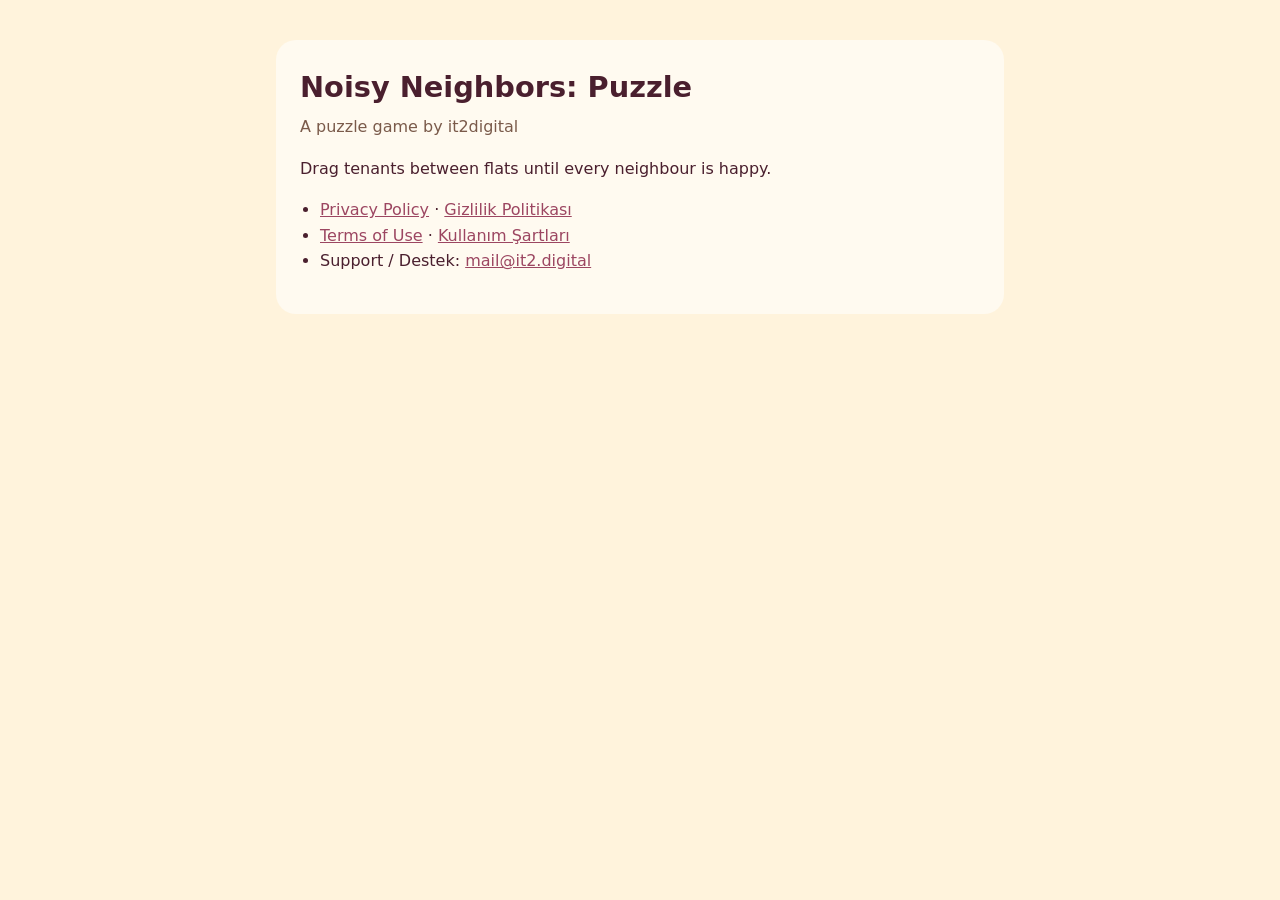
<file: index.html>
<!doctype html>
<html lang="en">
<head>
<meta charset="utf-8">
<meta name="viewport" content="width=device-width, initial-scale=1">
<title>Noisy Neighbors: Puzzle</title>
<link rel="stylesheet" href="style.css">
</head>
<body>
<main>
<article>
<h1>Noisy Neighbors: Puzzle</h1>
<p class="meta">A puzzle game by it2digital</p>
<p>Drag tenants between flats until every neighbour is happy.</p>
<ul>
<li><a href="privacy.html">Privacy Policy</a> · <a href="privacy.html#tr">Gizlilik Politikası</a></li>
<li><a href="terms.html">Terms of Use</a> · <a href="terms.html#tr">Kullanım Şartları</a></li>
<li>Support / Destek: <a href="mailto:mail@it2.digital">mail@it2.digital</a></li>
</ul>
</article>
</main>
</body>
</html>
</file>
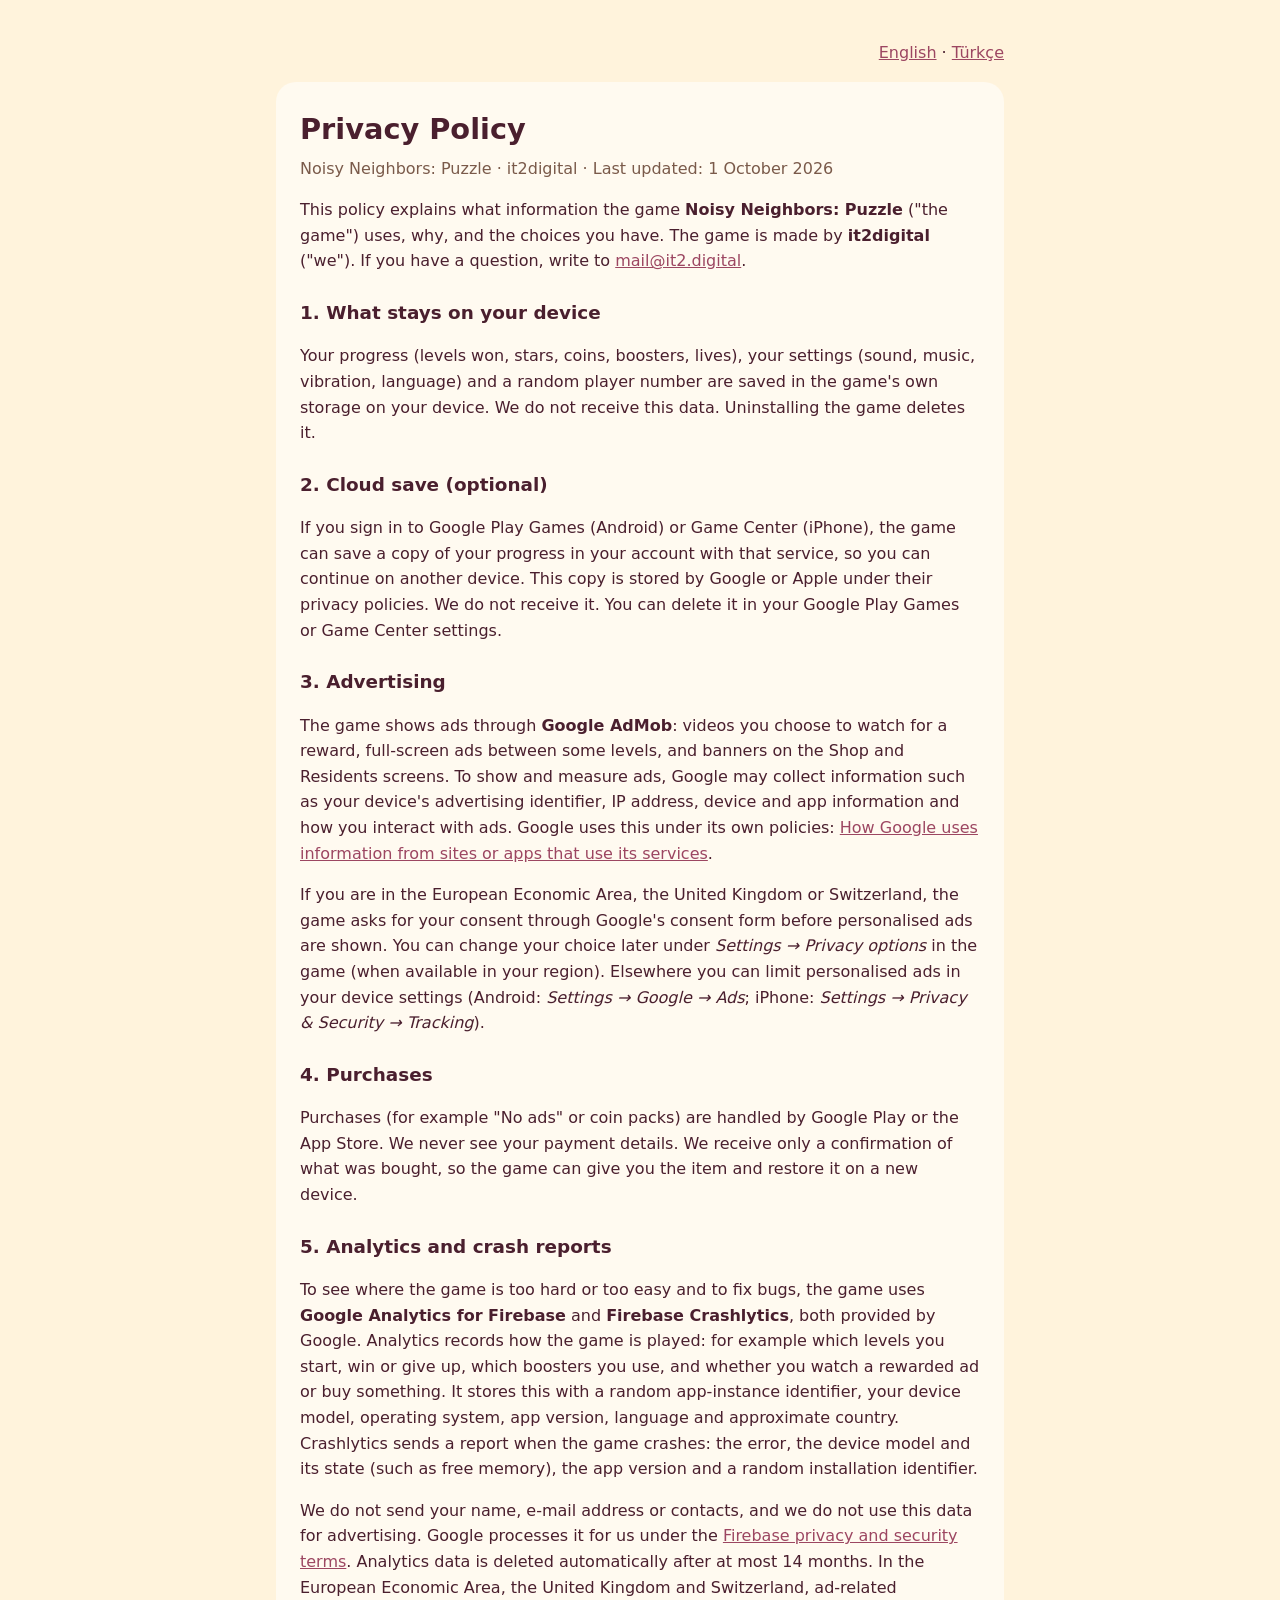
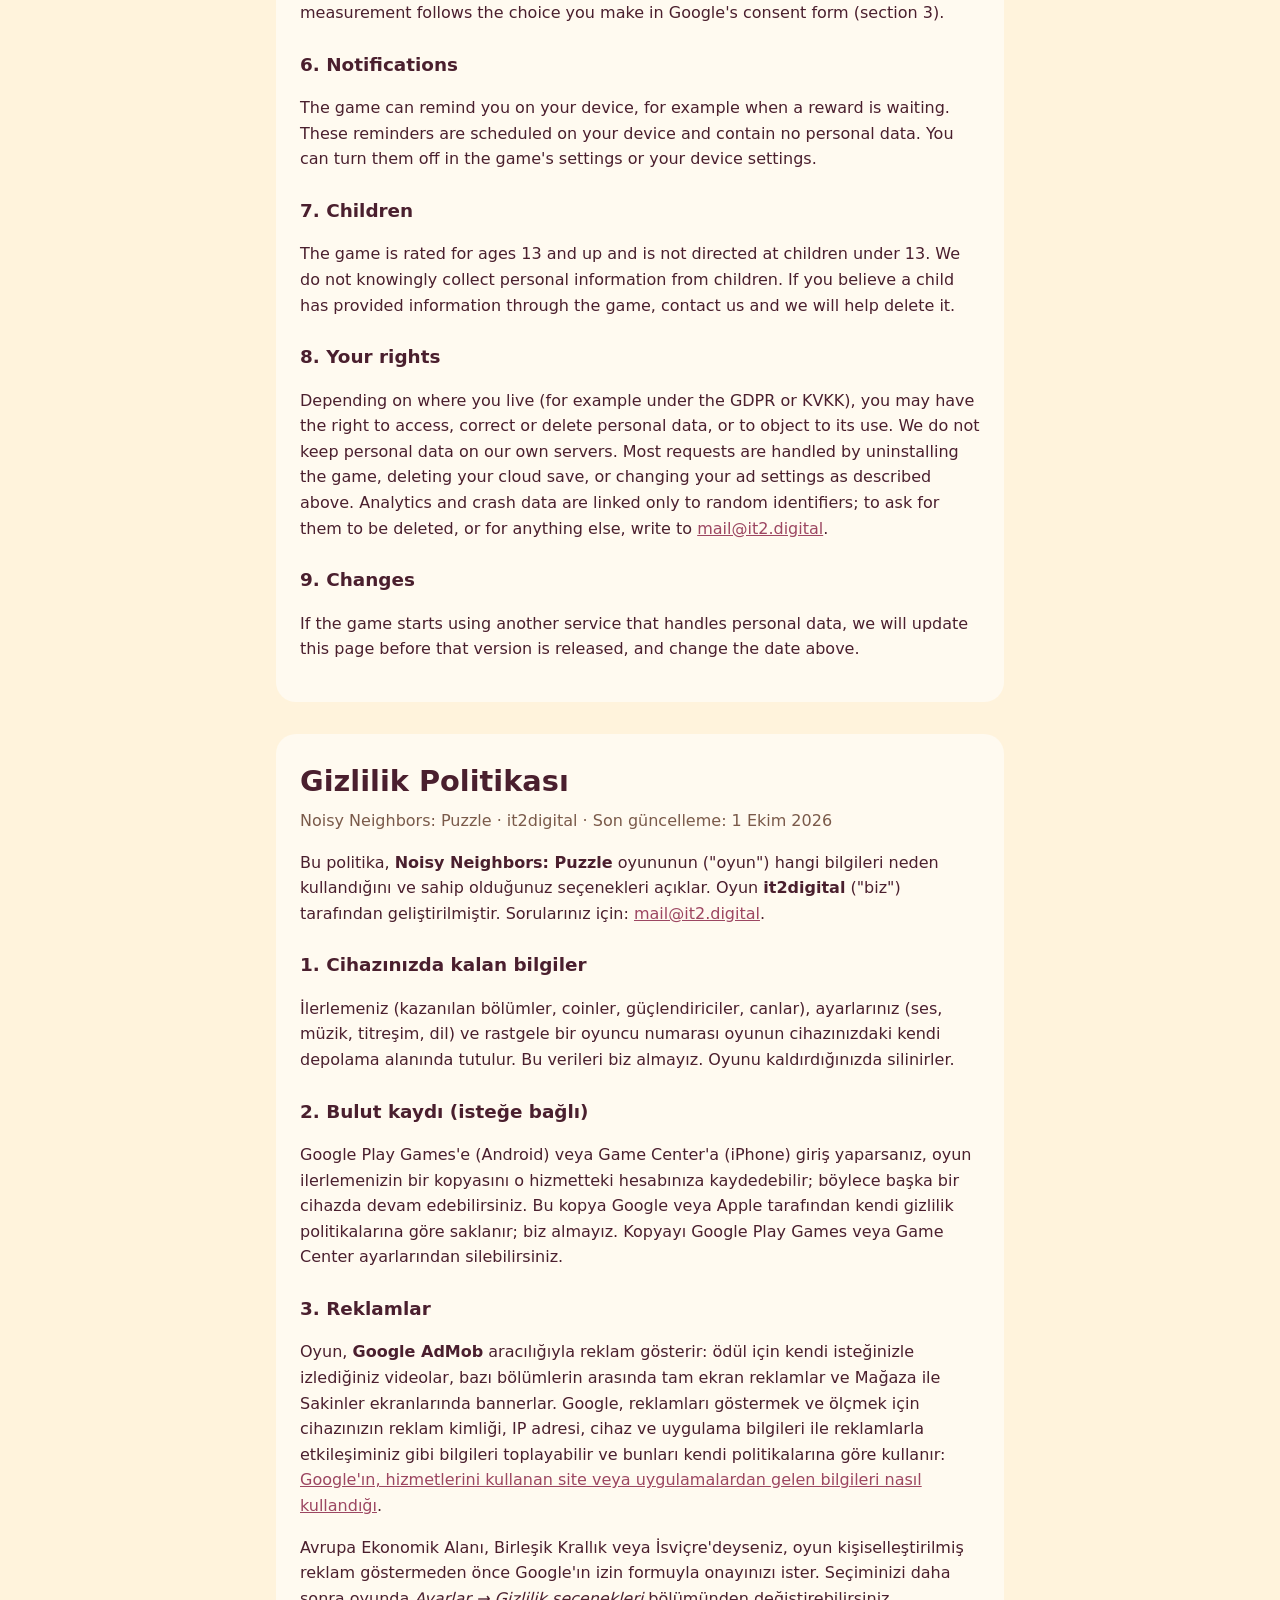
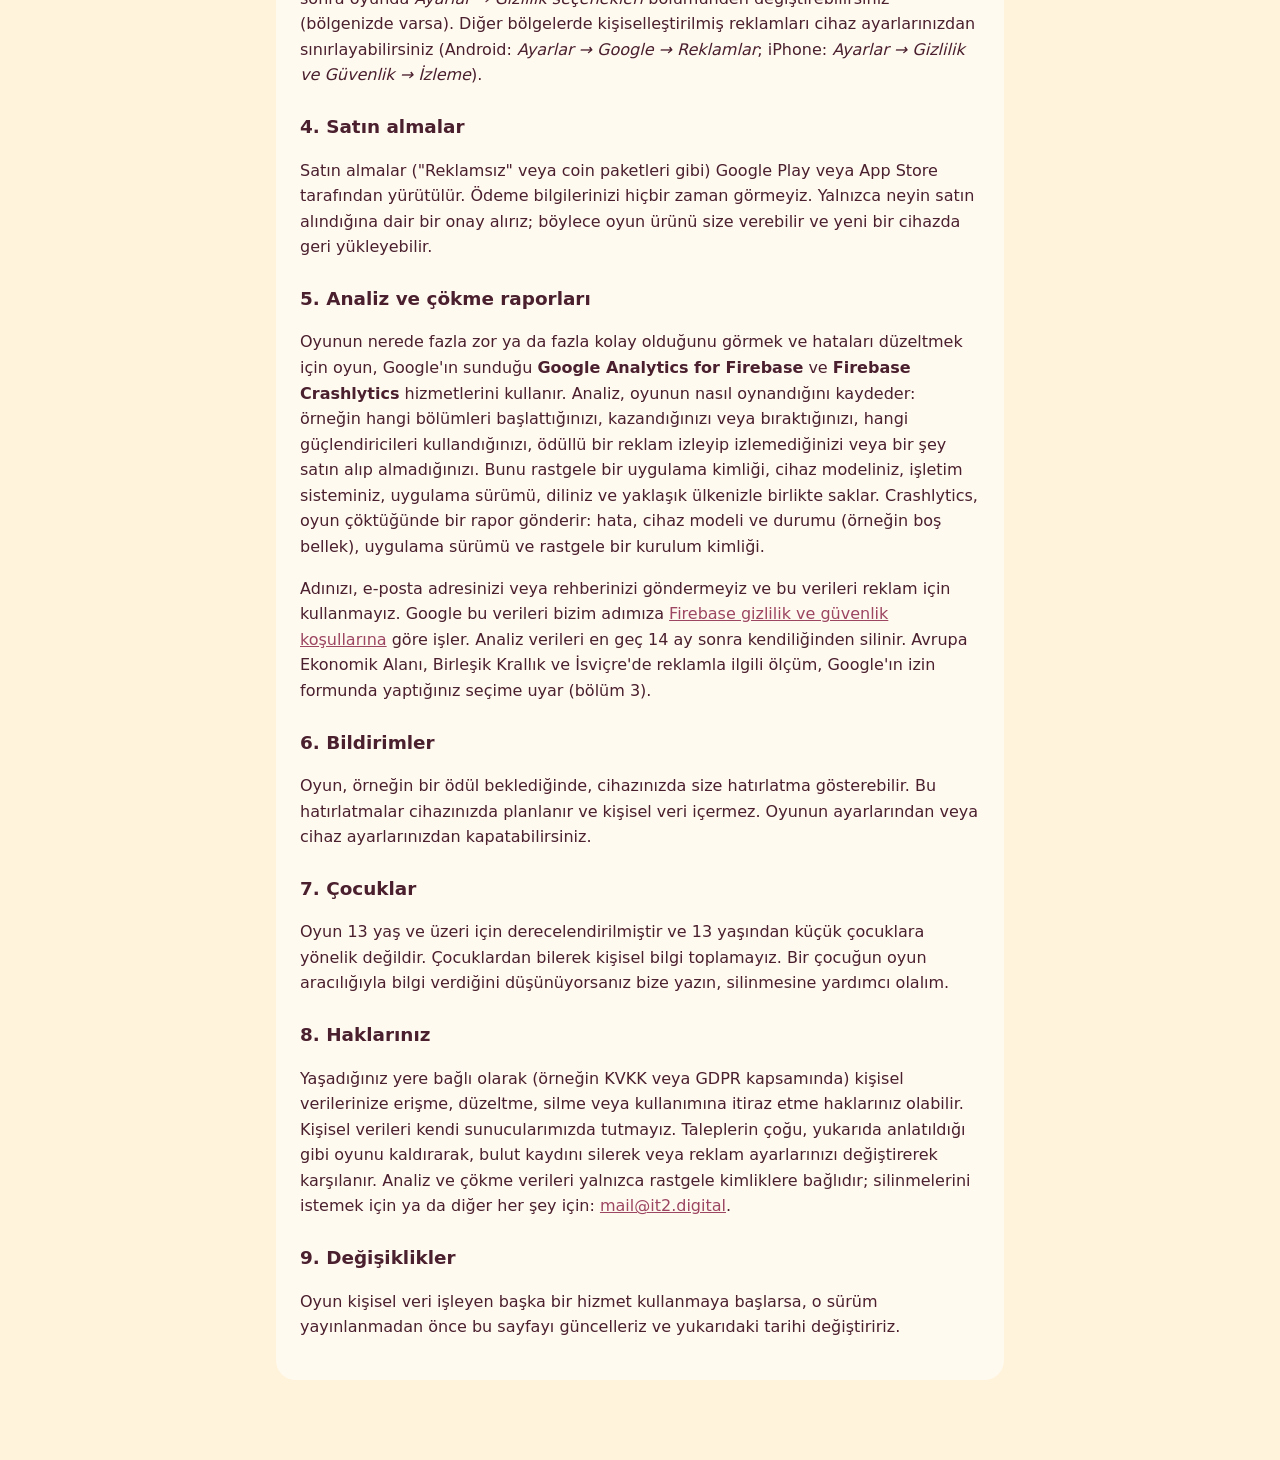
<file: privacy.html>
<!doctype html>
<html lang="en">
<head>
<meta charset="utf-8">
<meta name="viewport" content="width=device-width, initial-scale=1">
<title>Noisy Neighbors: Privacy Policy</title>
<link rel="stylesheet" href="style.css">
</head>
<body>
<main>
<p class="lang"><a href="#en">English</a> · <a href="#tr">Türkçe</a></p>

<article id="en">
<h1>Privacy Policy</h1>
<p class="meta">Noisy Neighbors: Puzzle · it2digital · Last updated: 1 October 2026</p>

<p>This policy explains what information the game <strong>Noisy Neighbors: Puzzle</strong> ("the game") uses, why, and the choices you have. The game is made by <strong>it2digital</strong> ("we"). If you have a question, write to <a href="mailto:mail@it2.digital">mail@it2.digital</a>.</p>

<h2>1. What stays on your device</h2>
<p>Your progress (levels won, stars, coins, boosters, lives), your settings (sound, music, vibration, language) and a random player number are saved in the game's own storage on your device. We do not receive this data. Uninstalling the game deletes it.</p>

<h2>2. Cloud save (optional)</h2>
<p>If you sign in to Google Play Games (Android) or Game Center (iPhone), the game can save a copy of your progress in your account with that service, so you can continue on another device. This copy is stored by Google or Apple under their privacy policies. We do not receive it. You can delete it in your Google Play Games or Game Center settings.</p>

<h2>3. Advertising</h2>
<p>The game shows ads through <strong>Google AdMob</strong>: videos you choose to watch for a reward, full-screen ads between some levels, and banners on the Shop and Residents screens. To show and measure ads, Google may collect information such as your device's advertising identifier, IP address, device and app information and how you interact with ads. Google uses this under its own policies: <a href="https://policies.google.com/technologies/ads">How Google uses information from sites or apps that use its services</a>.</p>
<p>If you are in the European Economic Area, the United Kingdom or Switzerland, the game asks for your consent through Google's consent form before personalised ads are shown. You can change your choice later under <em>Settings → Privacy options</em> in the game (when available in your region). Elsewhere you can limit personalised ads in your device settings (Android: <em>Settings → Google → Ads</em>; iPhone: <em>Settings → Privacy &amp; Security → Tracking</em>).</p>

<h2>4. Purchases</h2>
<p>Purchases (for example "No ads" or coin packs) are handled by Google Play or the App Store. We never see your payment details. We receive only a confirmation of what was bought, so the game can give you the item and restore it on a new device.</p>

<h2>5. Analytics and crash reports</h2>
<p>To see where the game is too hard or too easy and to fix bugs, the game uses <strong>Google Analytics for Firebase</strong> and <strong>Firebase Crashlytics</strong>, both provided by Google. Analytics records how the game is played: for example which levels you start, win or give up, which boosters you use, and whether you watch a rewarded ad or buy something. It stores this with a random app-instance identifier, your device model, operating system, app version, language and approximate country. Crashlytics sends a report when the game crashes: the error, the device model and its state (such as free memory), the app version and a random installation identifier.</p>
<p>We do not send your name, e-mail address or contacts, and we do not use this data for advertising. Google processes it for us under the <a href="https://firebase.google.com/support/privacy">Firebase privacy and security terms</a>. Analytics data is deleted automatically after at most 14 months. In the European Economic Area, the United Kingdom and Switzerland, ad-related measurement follows the choice you make in Google's consent form (section 3).</p>

<h2>6. Notifications</h2>
<p>The game can remind you on your device, for example when a reward is waiting. These reminders are scheduled on your device and contain no personal data. You can turn them off in the game's settings or your device settings.</p>

<h2>7. Children</h2>
<p>The game is rated for ages 13 and up and is not directed at children under 13. We do not knowingly collect personal information from children. If you believe a child has provided information through the game, contact us and we will help delete it.</p>

<h2>8. Your rights</h2>
<p>Depending on where you live (for example under the GDPR or KVKK), you may have the right to access, correct or delete personal data, or to object to its use. We do not keep personal data on our own servers. Most requests are handled by uninstalling the game, deleting your cloud save, or changing your ad settings as described above. Analytics and crash data are linked only to random identifiers; to ask for them to be deleted, or for anything else, write to <a href="mailto:mail@it2.digital">mail@it2.digital</a>.</p>

<h2>9. Changes</h2>
<p>If the game starts using another service that handles personal data, we will update this page before that version is released, and change the date above.</p>
</article>

<hr>

<article id="tr" lang="tr">
<h1>Gizlilik Politikası</h1>
<p class="meta">Noisy Neighbors: Puzzle · it2digital · Son güncelleme: 1 Ekim 2026</p>

<p>Bu politika, <strong>Noisy Neighbors: Puzzle</strong> oyununun ("oyun") hangi bilgileri neden kullandığını ve sahip olduğunuz seçenekleri açıklar. Oyun <strong>it2digital</strong> ("biz") tarafından geliştirilmiştir. Sorularınız için: <a href="mailto:mail@it2.digital">mail@it2.digital</a>.</p>

<h2>1. Cihazınızda kalan bilgiler</h2>
<p>İlerlemeniz (kazanılan bölümler, coinler, güçlendiriciler, canlar), ayarlarınız (ses, müzik, titreşim, dil) ve rastgele bir oyuncu numarası oyunun cihazınızdaki kendi depolama alanında tutulur. Bu verileri biz almayız. Oyunu kaldırdığınızda silinirler.</p>

<h2>2. Bulut kaydı (isteğe bağlı)</h2>
<p>Google Play Games'e (Android) veya Game Center'a (iPhone) giriş yaparsanız, oyun ilerlemenizin bir kopyasını o hizmetteki hesabınıza kaydedebilir; böylece başka bir cihazda devam edebilirsiniz. Bu kopya Google veya Apple tarafından kendi gizlilik politikalarına göre saklanır; biz almayız. Kopyayı Google Play Games veya Game Center ayarlarından silebilirsiniz.</p>

<h2>3. Reklamlar</h2>
<p>Oyun, <strong>Google AdMob</strong> aracılığıyla reklam gösterir: ödül için kendi isteğinizle izlediğiniz videolar, bazı bölümlerin arasında tam ekran reklamlar ve Mağaza ile Sakinler ekranlarında bannerlar. Google, reklamları göstermek ve ölçmek için cihazınızın reklam kimliği, IP adresi, cihaz ve uygulama bilgileri ile reklamlarla etkileşiminiz gibi bilgileri toplayabilir ve bunları kendi politikalarına göre kullanır: <a href="https://policies.google.com/technologies/ads?hl=tr">Google'ın, hizmetlerini kullanan site veya uygulamalardan gelen bilgileri nasıl kullandığı</a>.</p>
<p>Avrupa Ekonomik Alanı, Birleşik Krallık veya İsviçre'deyseniz, oyun kişiselleştirilmiş reklam göstermeden önce Google'ın izin formuyla onayınızı ister. Seçiminizi daha sonra oyunda <em>Ayarlar → Gizlilik seçenekleri</em> bölümünden değiştirebilirsiniz (bölgenizde varsa). Diğer bölgelerde kişiselleştirilmiş reklamları cihaz ayarlarınızdan sınırlayabilirsiniz (Android: <em>Ayarlar → Google → Reklamlar</em>; iPhone: <em>Ayarlar → Gizlilik ve Güvenlik → İzleme</em>).</p>

<h2>4. Satın almalar</h2>
<p>Satın almalar ("Reklamsız" veya coin paketleri gibi) Google Play veya App Store tarafından yürütülür. Ödeme bilgilerinizi hiçbir zaman görmeyiz. Yalnızca neyin satın alındığına dair bir onay alırız; böylece oyun ürünü size verebilir ve yeni bir cihazda geri yükleyebilir.</p>

<h2>5. Analiz ve çökme raporları</h2>
<p>Oyunun nerede fazla zor ya da fazla kolay olduğunu görmek ve hataları düzeltmek için oyun, Google'ın sunduğu <strong>Google Analytics for Firebase</strong> ve <strong>Firebase Crashlytics</strong> hizmetlerini kullanır. Analiz, oyunun nasıl oynandığını kaydeder: örneğin hangi bölümleri başlattığınızı, kazandığınızı veya bıraktığınızı, hangi güçlendiricileri kullandığınızı, ödüllü bir reklam izleyip izlemediğinizi veya bir şey satın alıp almadığınızı. Bunu rastgele bir uygulama kimliği, cihaz modeliniz, işletim sisteminiz, uygulama sürümü, diliniz ve yaklaşık ülkenizle birlikte saklar. Crashlytics, oyun çöktüğünde bir rapor gönderir: hata, cihaz modeli ve durumu (örneğin boş bellek), uygulama sürümü ve rastgele bir kurulum kimliği.</p>
<p>Adınızı, e-posta adresinizi veya rehberinizi göndermeyiz ve bu verileri reklam için kullanmayız. Google bu verileri bizim adımıza <a href="https://firebase.google.com/support/privacy?hl=tr">Firebase gizlilik ve güvenlik koşullarına</a> göre işler. Analiz verileri en geç 14 ay sonra kendiliğinden silinir. Avrupa Ekonomik Alanı, Birleşik Krallık ve İsviçre'de reklamla ilgili ölçüm, Google'ın izin formunda yaptığınız seçime uyar (bölüm 3).</p>

<h2>6. Bildirimler</h2>
<p>Oyun, örneğin bir ödül beklediğinde, cihazınızda size hatırlatma gösterebilir. Bu hatırlatmalar cihazınızda planlanır ve kişisel veri içermez. Oyunun ayarlarından veya cihaz ayarlarınızdan kapatabilirsiniz.</p>

<h2>7. Çocuklar</h2>
<p>Oyun 13 yaş ve üzeri için derecelendirilmiştir ve 13 yaşından küçük çocuklara yönelik değildir. Çocuklardan bilerek kişisel bilgi toplamayız. Bir çocuğun oyun aracılığıyla bilgi verdiğini düşünüyorsanız bize yazın, silinmesine yardımcı olalım.</p>

<h2>8. Haklarınız</h2>
<p>Yaşadığınız yere bağlı olarak (örneğin KVKK veya GDPR kapsamında) kişisel verilerinize erişme, düzeltme, silme veya kullanımına itiraz etme haklarınız olabilir. Kişisel verileri kendi sunucularımızda tutmayız. Taleplerin çoğu, yukarıda anlatıldığı gibi oyunu kaldırarak, bulut kaydını silerek veya reklam ayarlarınızı değiştirerek karşılanır. Analiz ve çökme verileri yalnızca rastgele kimliklere bağlıdır; silinmelerini istemek için ya da diğer her şey için: <a href="mailto:mail@it2.digital">mail@it2.digital</a>.</p>

<h2>9. Değişiklikler</h2>
<p>Oyun kişisel veri işleyen başka bir hizmet kullanmaya başlarsa, o sürüm yayınlanmadan önce bu sayfayı güncelleriz ve yukarıdaki tarihi değiştiririz.</p>
</article>
</main>
</body>
</html>
</file>
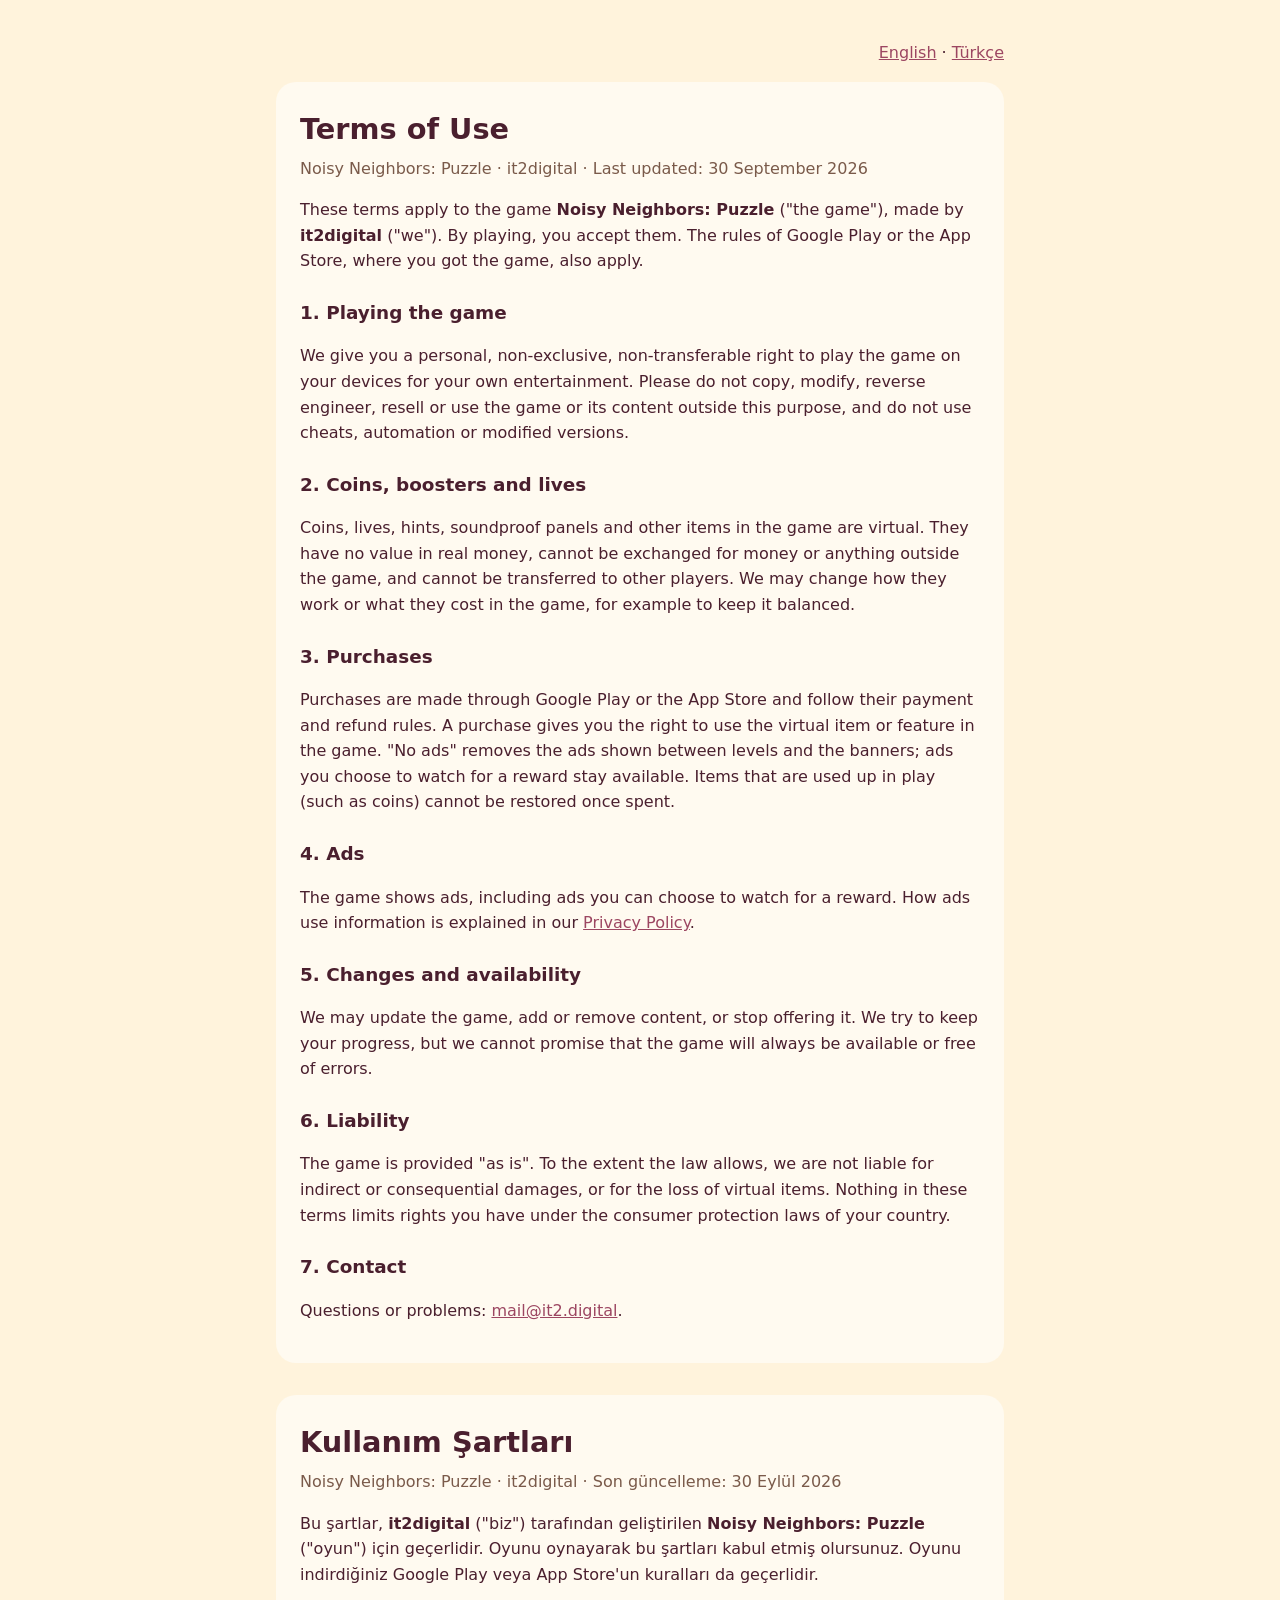
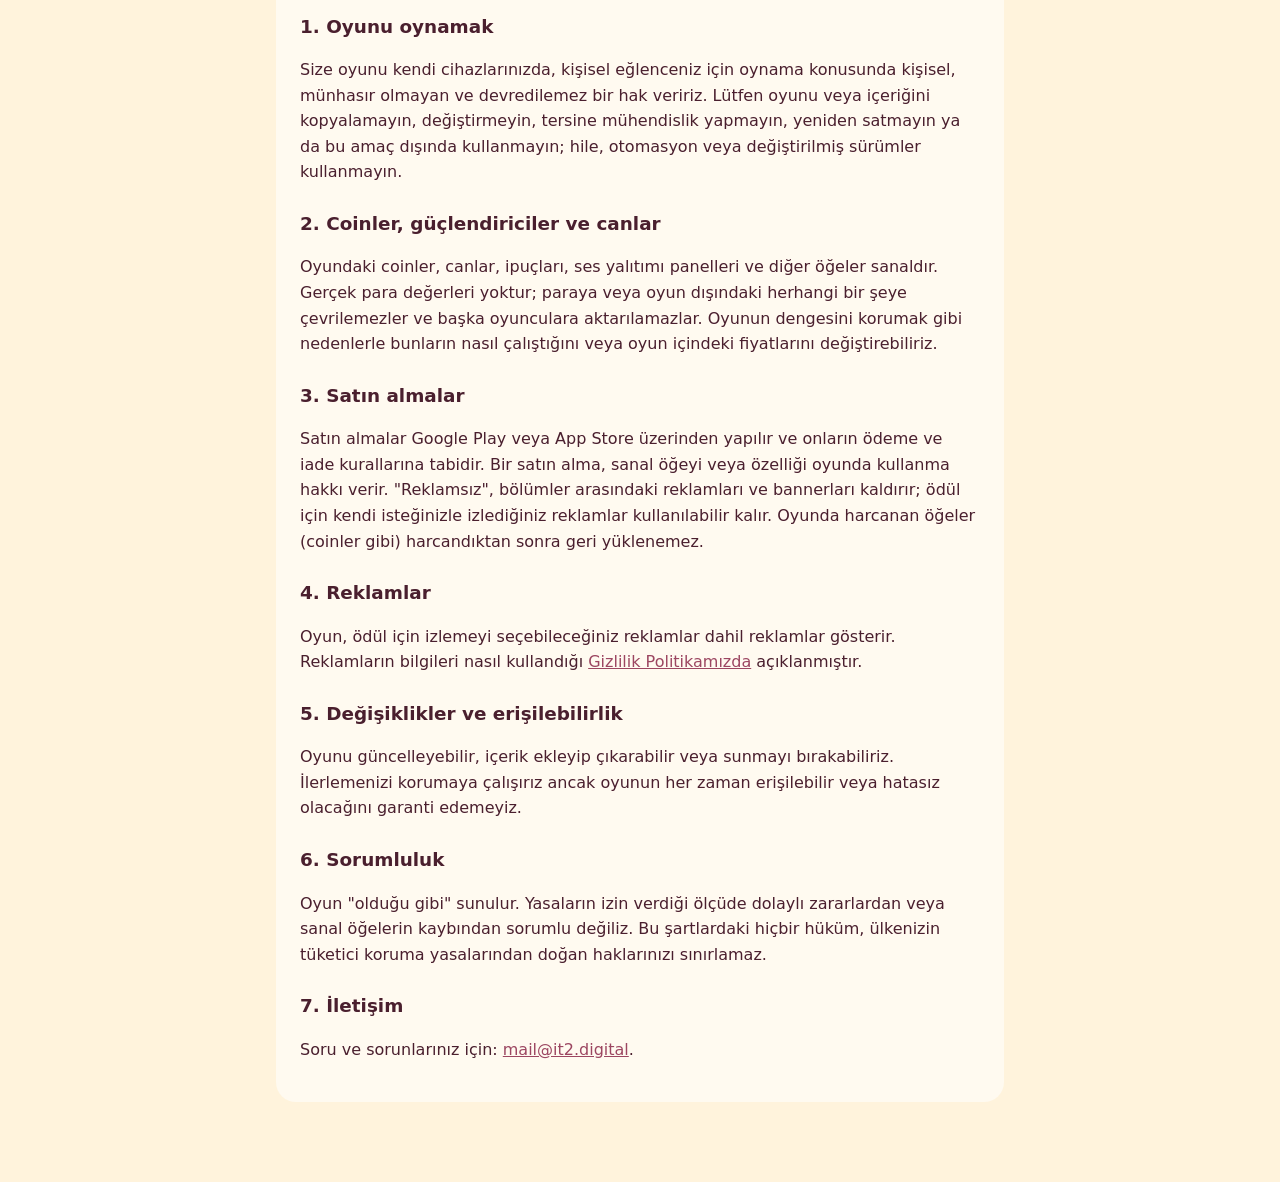
<file: terms.html>
<!doctype html>
<html lang="en">
<head>
<meta charset="utf-8">
<meta name="viewport" content="width=device-width, initial-scale=1">
<title>Noisy Neighbors: Terms of Use</title>
<link rel="stylesheet" href="style.css">
</head>
<body>
<main>
<p class="lang"><a href="#en">English</a> · <a href="#tr">Türkçe</a></p>

<article id="en">
<h1>Terms of Use</h1>
<p class="meta">Noisy Neighbors: Puzzle · it2digital · Last updated: 30 September 2026</p>

<p>These terms apply to the game <strong>Noisy Neighbors: Puzzle</strong> ("the game"), made by <strong>it2digital</strong> ("we"). By playing, you accept them. The rules of Google Play or the App Store, where you got the game, also apply.</p>

<h2>1. Playing the game</h2>
<p>We give you a personal, non-exclusive, non-transferable right to play the game on your devices for your own entertainment. Please do not copy, modify, reverse engineer, resell or use the game or its content outside this purpose, and do not use cheats, automation or modified versions.</p>

<h2>2. Coins, boosters and lives</h2>
<p>Coins, lives, hints, soundproof panels and other items in the game are virtual. They have no value in real money, cannot be exchanged for money or anything outside the game, and cannot be transferred to other players. We may change how they work or what they cost in the game, for example to keep it balanced.</p>

<h2>3. Purchases</h2>
<p>Purchases are made through Google Play or the App Store and follow their payment and refund rules. A purchase gives you the right to use the virtual item or feature in the game. "No ads" removes the ads shown between levels and the banners; ads you choose to watch for a reward stay available. Items that are used up in play (such as coins) cannot be restored once spent.</p>

<h2>4. Ads</h2>
<p>The game shows ads, including ads you can choose to watch for a reward. How ads use information is explained in our <a href="privacy.html">Privacy Policy</a>.</p>

<h2>5. Changes and availability</h2>
<p>We may update the game, add or remove content, or stop offering it. We try to keep your progress, but we cannot promise that the game will always be available or free of errors.</p>

<h2>6. Liability</h2>
<p>The game is provided "as is". To the extent the law allows, we are not liable for indirect or consequential damages, or for the loss of virtual items. Nothing in these terms limits rights you have under the consumer protection laws of your country.</p>

<h2>7. Contact</h2>
<p>Questions or problems: <a href="mailto:mail@it2.digital">mail@it2.digital</a>.</p>
</article>

<hr>

<article id="tr" lang="tr">
<h1>Kullanım Şartları</h1>
<p class="meta">Noisy Neighbors: Puzzle · it2digital · Son güncelleme: 30 Eylül 2026</p>

<p>Bu şartlar, <strong>it2digital</strong> ("biz") tarafından geliştirilen <strong>Noisy Neighbors: Puzzle</strong> ("oyun") için geçerlidir. Oyunu oynayarak bu şartları kabul etmiş olursunuz. Oyunu indirdiğiniz Google Play veya App Store'un kuralları da geçerlidir.</p>

<h2>1. Oyunu oynamak</h2>
<p>Size oyunu kendi cihazlarınızda, kişisel eğlenceniz için oynama konusunda kişisel, münhasır olmayan ve devredilemez bir hak veririz. Lütfen oyunu veya içeriğini kopyalamayın, değiştirmeyin, tersine mühendislik yapmayın, yeniden satmayın ya da bu amaç dışında kullanmayın; hile, otomasyon veya değiştirilmiş sürümler kullanmayın.</p>

<h2>2. Coinler, güçlendiriciler ve canlar</h2>
<p>Oyundaki coinler, canlar, ipuçları, ses yalıtımı panelleri ve diğer öğeler sanaldır. Gerçek para değerleri yoktur; paraya veya oyun dışındaki herhangi bir şeye çevrilemezler ve başka oyunculara aktarılamazlar. Oyunun dengesini korumak gibi nedenlerle bunların nasıl çalıştığını veya oyun içindeki fiyatlarını değiştirebiliriz.</p>

<h2>3. Satın almalar</h2>
<p>Satın almalar Google Play veya App Store üzerinden yapılır ve onların ödeme ve iade kurallarına tabidir. Bir satın alma, sanal öğeyi veya özelliği oyunda kullanma hakkı verir. "Reklamsız", bölümler arasındaki reklamları ve bannerları kaldırır; ödül için kendi isteğinizle izlediğiniz reklamlar kullanılabilir kalır. Oyunda harcanan öğeler (coinler gibi) harcandıktan sonra geri yüklenemez.</p>

<h2>4. Reklamlar</h2>
<p>Oyun, ödül için izlemeyi seçebileceğiniz reklamlar dahil reklamlar gösterir. Reklamların bilgileri nasıl kullandığı <a href="privacy.html#tr">Gizlilik Politikamızda</a> açıklanmıştır.</p>

<h2>5. Değişiklikler ve erişilebilirlik</h2>
<p>Oyunu güncelleyebilir, içerik ekleyip çıkarabilir veya sunmayı bırakabiliriz. İlerlemenizi korumaya çalışırız ancak oyunun her zaman erişilebilir veya hatasız olacağını garanti edemeyiz.</p>

<h2>6. Sorumluluk</h2>
<p>Oyun "olduğu gibi" sunulur. Yasaların izin verdiği ölçüde dolaylı zararlardan veya sanal öğelerin kaybından sorumlu değiliz. Bu şartlardaki hiçbir hüküm, ülkenizin tüketici koruma yasalarından doğan haklarınızı sınırlamaz.</p>

<h2>7. İletişim</h2>
<p>Soru ve sorunlarınız için: <a href="mailto:mail@it2.digital">mail@it2.digital</a>.</p>
</article>
</main>
</body>
</html>
</file>
<file: style.css>
:root { --ink: #4A1F2E; --muted: #7A5A4A; --bg: #FFF3DC; --card: #FFFAF0; --accent: #9C4661; }
* { box-sizing: border-box; }
body { margin: 0; background: var(--bg); color: var(--ink); font: 16px/1.6 system-ui, -apple-system, "Segoe UI", Roboto, sans-serif; }
main { max-width: 760px; margin: 0 auto; padding: 24px 16px 64px; }
article { background: var(--card); border-radius: 20px; padding: 8px 24px 24px; margin: 16px 0; }
h1 { font-size: 1.8rem; margin: 16px 0 4px; }
h2 { font-size: 1.15rem; margin: 24px 0 4px; }
.meta { color: var(--muted); margin-top: 0; }
.lang { text-align: right; }
a { color: var(--accent); }
hr { border: none; }
ul { padding-left: 20px; }
</file>
